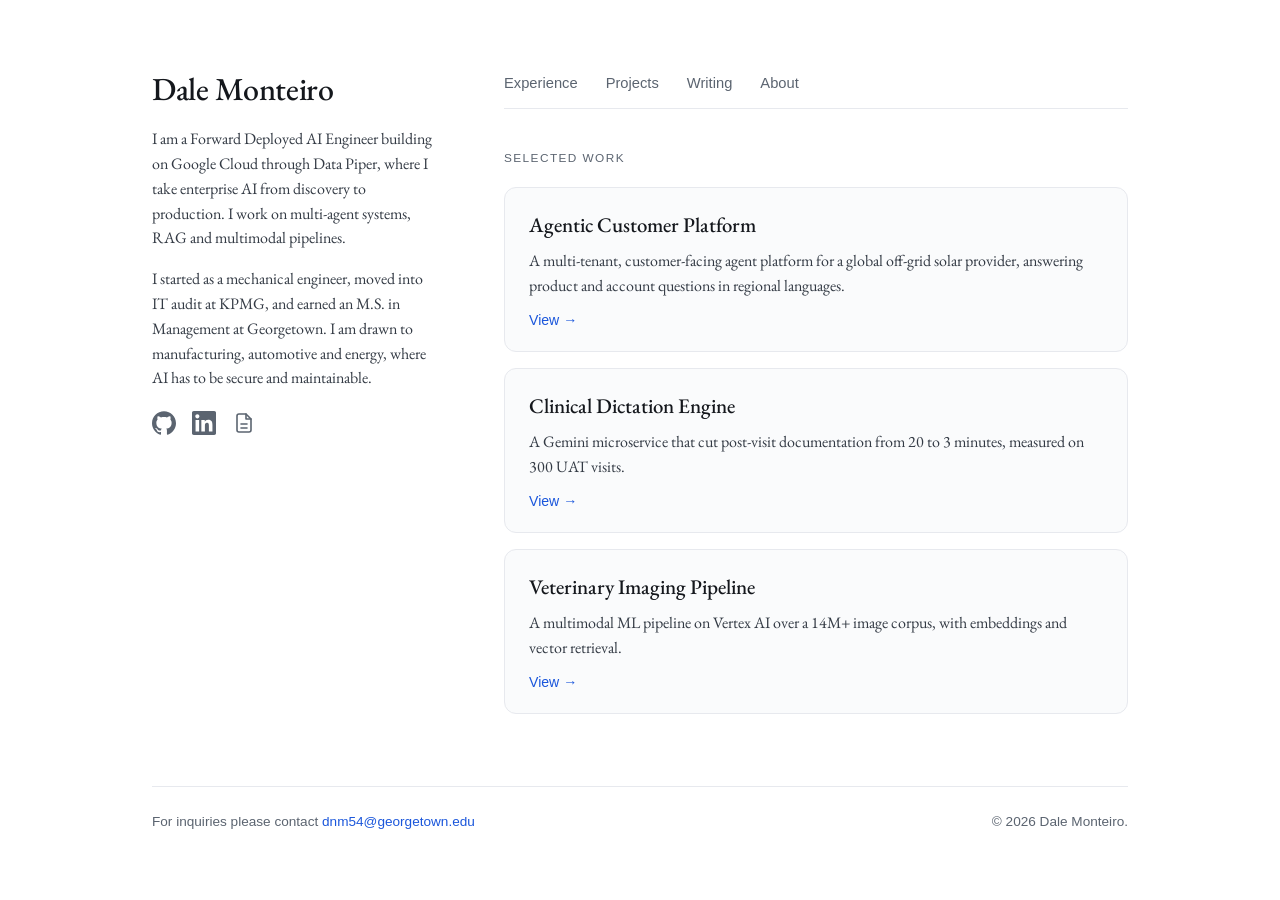
<file: index.html>
<!doctype html><html lang="en"><head><meta charset="utf-8"><meta name="viewport" content="width=device-width,initial-scale=1">
<title>Dale Monteiro | Forward Deployed AI Engineer</title><meta name="description" content="Forward Deployed AI Engineer taking enterprise AI from discovery to production on Google Cloud. Detroit, MI."><meta property="og:title" content="Dale Monteiro | Forward Deployed AI Engineer"><meta property="og:description" content="Forward Deployed AI Engineer taking enterprise AI from discovery to production on Google Cloud. Detroit, MI."><meta name="twitter:card" content="summary">
<link rel="preconnect" href="https://fonts.googleapis.com"><link rel="preconnect" href="https://fonts.gstatic.com" crossorigin><link href="https://fonts.googleapis.com/css2?family=EB+Garamond:ital,wght@0,400;0,500;1,400&display=swap" rel="stylesheet"><link rel="stylesheet" href="style.css"></head><body><div class="shell"><div class="layout"><div class="side-col"><h1 class="name">Dale Monteiro</h1><div class="bio"><p>I am a Forward Deployed AI Engineer building on Google Cloud through Data Piper, where I take enterprise AI from discovery to production. I work on multi-agent systems, RAG and multimodal pipelines.</p><p>I started as a mechanical engineer, moved into IT audit at KPMG, and earned an M.S. in Management at Georgetown. I am drawn to manufacturing, automotive and energy, where AI has to be secure and maintainable.</p></div><div class="icons"><a href="https://github.com/dm2534" aria-label="GitHub" rel="noopener"><svg viewBox="0 0 24 24" aria-hidden="true"><path d="M12 .297c-6.63 0-12 5.373-12 12 0 5.303 3.438 9.8 8.205 11.385.6.113.82-.258.82-.577 0-.285-.01-1.04-.015-2.04-3.338.724-4.042-1.61-4.042-1.61C4.422 18.07 3.633 17.7 3.633 17.7c-1.087-.744.084-.729.084-.729 1.205.084 1.838 1.236 1.838 1.236 1.07 1.835 2.809 1.305 3.495.998.108-.776.417-1.305.76-1.605-2.665-.3-5.466-1.332-5.466-5.93 0-1.31.465-2.38 1.235-3.22-.135-.303-.54-1.523.105-3.176 0 0 1.005-.322 3.3 1.23.96-.267 1.98-.399 3-.405 1.02.006 2.04.138 3 .405 2.28-1.552 3.285-1.23 3.285-1.23.645 1.653.24 2.873.12 3.176.765.84 1.23 1.91 1.23 3.22 0 4.61-2.805 5.625-5.475 5.92.42.36.81 1.096.81 2.22 0 1.606-.015 2.896-.015 3.286 0 .315.21.69.825.57C20.565 22.092 24 17.592 24 12.297c0-6.627-5.373-12-12-12"/></svg></a><a href="https://www.linkedin.com/in/dale-monteiro-90a3b4213/" aria-label="LinkedIn" rel="noopener"><svg viewBox="0 0 24 24" aria-hidden="true"><path d="M20.447 20.452h-3.554v-5.569c0-1.328-.027-3.037-1.852-3.037-1.853 0-2.136 1.445-2.136 2.939v5.667H9.351V9h3.414v1.561h.046c.477-.9 1.637-1.85 3.37-1.85 3.601 0 4.267 2.37 4.267 5.455v6.286zM5.337 7.433c-1.144 0-2.063-.926-2.063-2.065 0-1.138.92-2.063 2.063-2.063 1.14 0 2.064.925 2.064 2.063 0 1.139-.925 2.065-2.064 2.065zm1.782 13.019H3.555V9h3.564v11.452zM22.225 0H1.771C.792 0 0 .774 0 1.729v20.542C0 23.227.792 24 1.771 24h20.451C23.2 24 24 23.227 24 22.271V1.729C24 .774 23.2 0 22.222 0z"/></svg></a><a href="https://storage.googleapis.com/dalesbucket2001/Dale_Monteiro_GCP_Solutions_Architect.pdf" aria-label="Resume (PDF)" rel="noopener"><svg class="stroke" viewBox="0 0 24 24" aria-hidden="true"><path d="M14 3H7a2 2 0 0 0-2 2v14a2 2 0 0 0 2 2h10a2 2 0 0 0 2-2V8z"/><path d="M14 3v5h5M9 13h6M9 17h6"/></svg></a></div></div><main class="content"><nav class="top" aria-label="Primary"><a href="experience.html">Experience</a><a href="projects.html">Projects</a><a href="writing.html">Writing</a><a href="about.html">About</a></nav><p class="label">Selected work</p><div class="grid"><a class="card" href="projects.html#solar"><p class="t">Agentic Customer Platform</p><p class="d">A multi-tenant, customer-facing agent platform for a global off-grid solar provider, answering product and account questions in regional languages.</p><p class="v">View →</p></a><a class="card" href="projects.html#dictation"><p class="t">Clinical Dictation Engine</p><p class="d">A Gemini microservice that cut post-visit documentation from 20 to 3 minutes, measured on 300 UAT visits.</p><p class="v">View →</p></a><a class="card" href="projects.html#imaging"><p class="t">Veterinary Imaging Pipeline</p><p class="d">A multimodal ML pipeline on Vertex AI over a 14M+ image corpus, with embeddings and vector retrieval.</p><p class="v">View →</p></a></div></main></div><footer><div class="fwrap"><div>For inquiries please contact <a href="mailto:dnm54@georgetown.edu">dnm54@georgetown.edu</a><span class="who">Dale Monteiro</span></div><p>© 2026 Dale Monteiro.</p></div></footer></div></body></html>
</file>
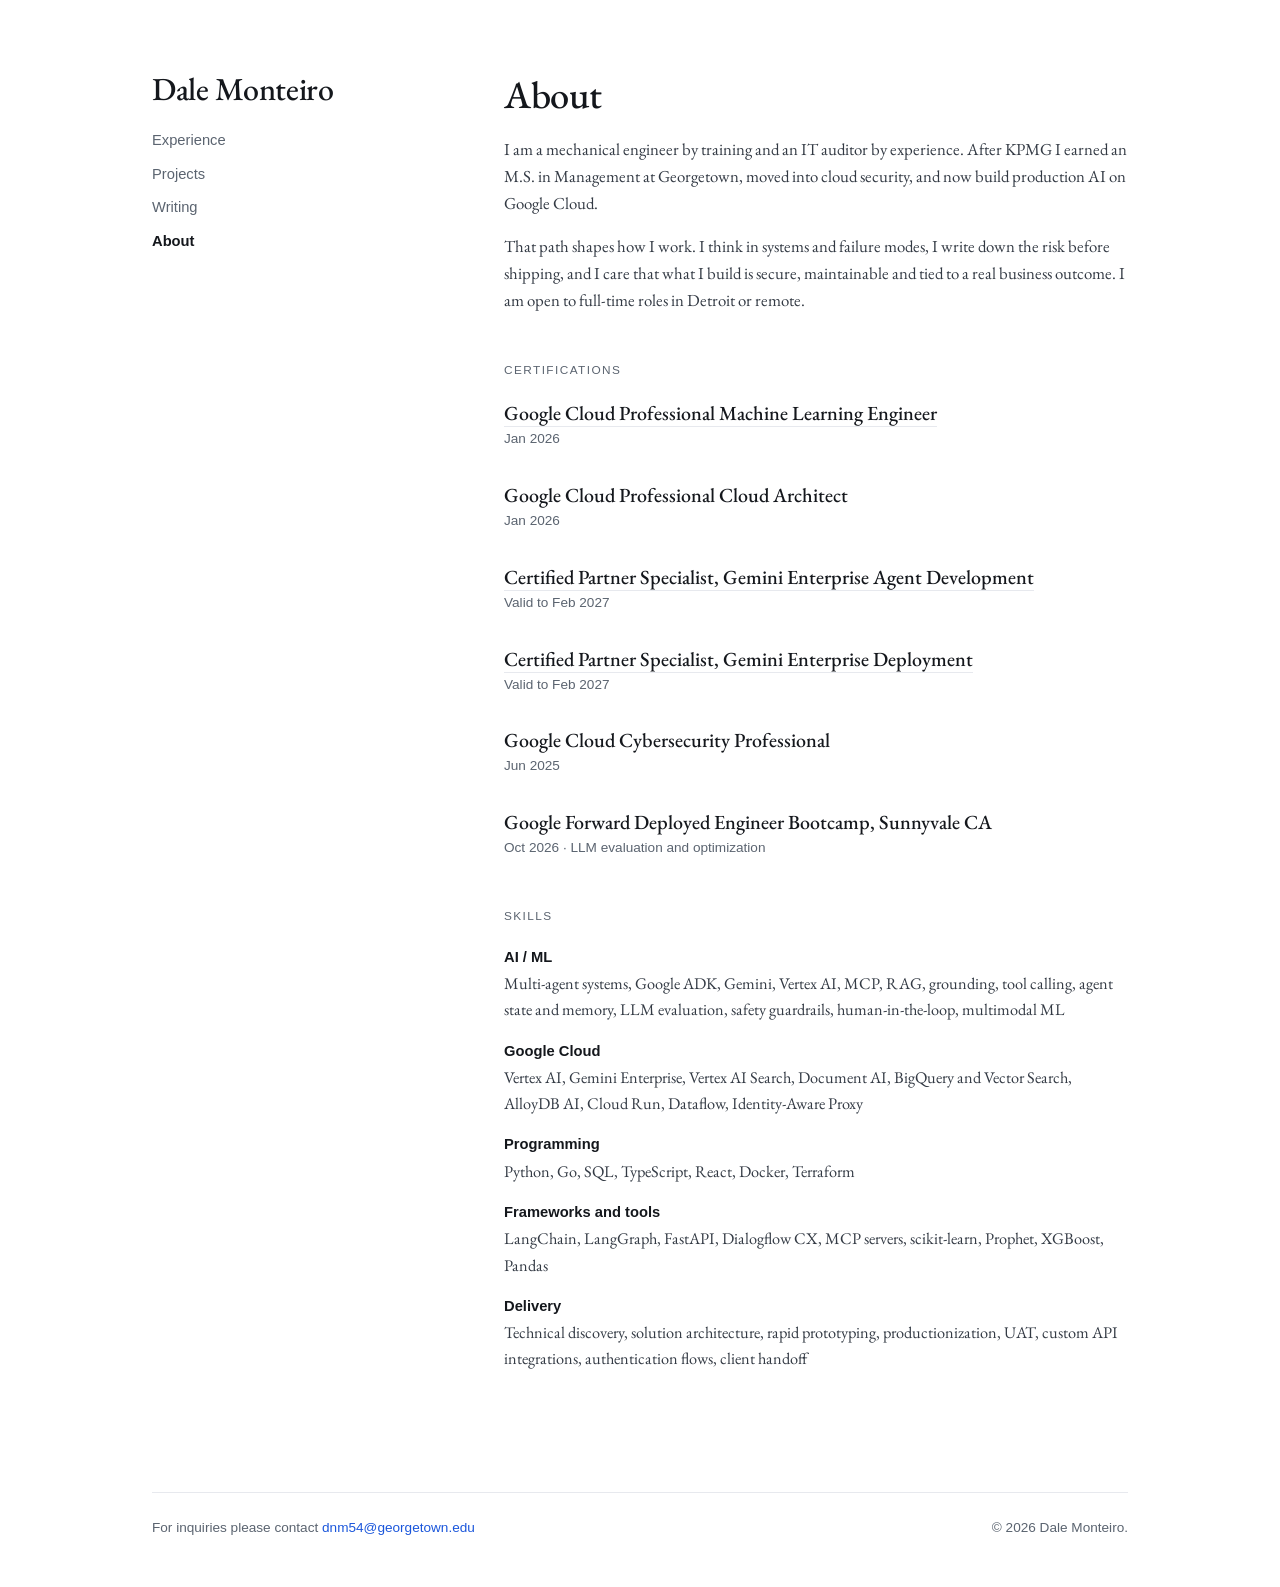
<file: about.html>
<!doctype html><html lang="en"><head><meta charset="utf-8"><meta name="viewport" content="width=device-width,initial-scale=1">
<title>About | Dale Monteiro</title><meta name="description" content="Background, certifications and skills."><meta property="og:title" content="About | Dale Monteiro"><meta property="og:description" content="Background, certifications and skills."><meta name="twitter:card" content="summary">
<link rel="preconnect" href="https://fonts.googleapis.com"><link rel="preconnect" href="https://fonts.gstatic.com" crossorigin><link href="https://fonts.googleapis.com/css2?family=EB+Garamond:ital,wght@0,400;0,500;1,400&display=swap" rel="stylesheet"><link rel="stylesheet" href="style.css"></head><body><div class="shell"><div class="layout"><div class="side-col sub"><a class="name" href="index.html">Dale Monteiro</a><nav class="side" aria-label="Primary"><a href="experience.html">Experience</a><a href="projects.html">Projects</a><a href="writing.html">Writing</a><a href="about.html" aria-current="page">About</a></nav></div><main class="content"><h2 class="title">About</h2><div class="section"><p class="note" style="margin-bottom:16px">I am a mechanical engineer by training and an IT auditor by experience. After KPMG I earned an M.S. in Management at Georgetown, moved into cloud security, and now build production AI on Google Cloud.</p><p class="note">That path shapes how I work. I think in systems and failure modes, I write down the risk before shipping, and I care that what I build is secure, maintainable and tied to a real business outcome. I am open to full-time roles in Detroit or remote.</p></div><div class="section"><p class="label">Certifications</p><div class="entry"><p class="h"><a href="https://www.credly.com/badges/50d2772a-1b6b-4be1-92cb-46161c5965e5/public_url" rel="noopener">Google Cloud Professional Machine Learning Engineer</a></p><p class="s">Jan 2026</p></div><div class="entry"><p class="h">Google Cloud Professional Cloud Architect</p><p class="s">Jan 2026</p></div><div class="entry"><p class="h"><a href="https://www.credly.com/badges/71f4bd62-76f0-4063-913e-ee15de636d87/public_url" rel="noopener">Certified Partner Specialist, Gemini Enterprise Agent Development</a></p><p class="s">Valid to Feb 2027</p></div><div class="entry"><p class="h"><a href="https://www.credly.com/badges/ceb3ca49-5632-4bd3-ab6f-faf549b9fff8/public_url" rel="noopener">Certified Partner Specialist, Gemini Enterprise Deployment</a></p><p class="s">Valid to Feb 2027</p></div><div class="entry"><p class="h">Google Cloud Cybersecurity Professional</p><p class="s">Jun 2025</p></div><div class="entry"><p class="h">Google Forward Deployed Engineer Bootcamp, Sunnyvale CA</p><p class="s">Oct 2026 · LLM evaluation and optimization</p></div></div><div class="section"><p class="label">Skills</p><dl class="kv"><dt>AI / ML</dt><dd>Multi-agent systems, Google ADK, Gemini, Vertex AI, MCP, RAG, grounding, tool calling, agent state and memory, LLM evaluation, safety guardrails, human-in-the-loop, multimodal ML</dd><dt>Google Cloud</dt><dd>Vertex AI, Gemini Enterprise, Vertex AI Search, Document AI, BigQuery and Vector Search, AlloyDB AI, Cloud Run, Dataflow, Identity-Aware Proxy</dd><dt>Programming</dt><dd>Python, Go, SQL, TypeScript, React, Docker, Terraform</dd><dt>Frameworks and tools</dt><dd>LangChain, LangGraph, FastAPI, Dialogflow CX, MCP servers, scikit-learn, Prophet, XGBoost, Pandas</dd><dt>Delivery</dt><dd>Technical discovery, solution architecture, rapid prototyping, productionization, UAT, custom API integrations, authentication flows, client handoff</dd></dl></div></main></div><footer><div class="fwrap"><div>For inquiries please contact <a href="mailto:dnm54@georgetown.edu">dnm54@georgetown.edu</a><span class="who">Dale Monteiro</span></div><p>© 2026 Dale Monteiro.</p></div></footer></div></body></html>
</file>
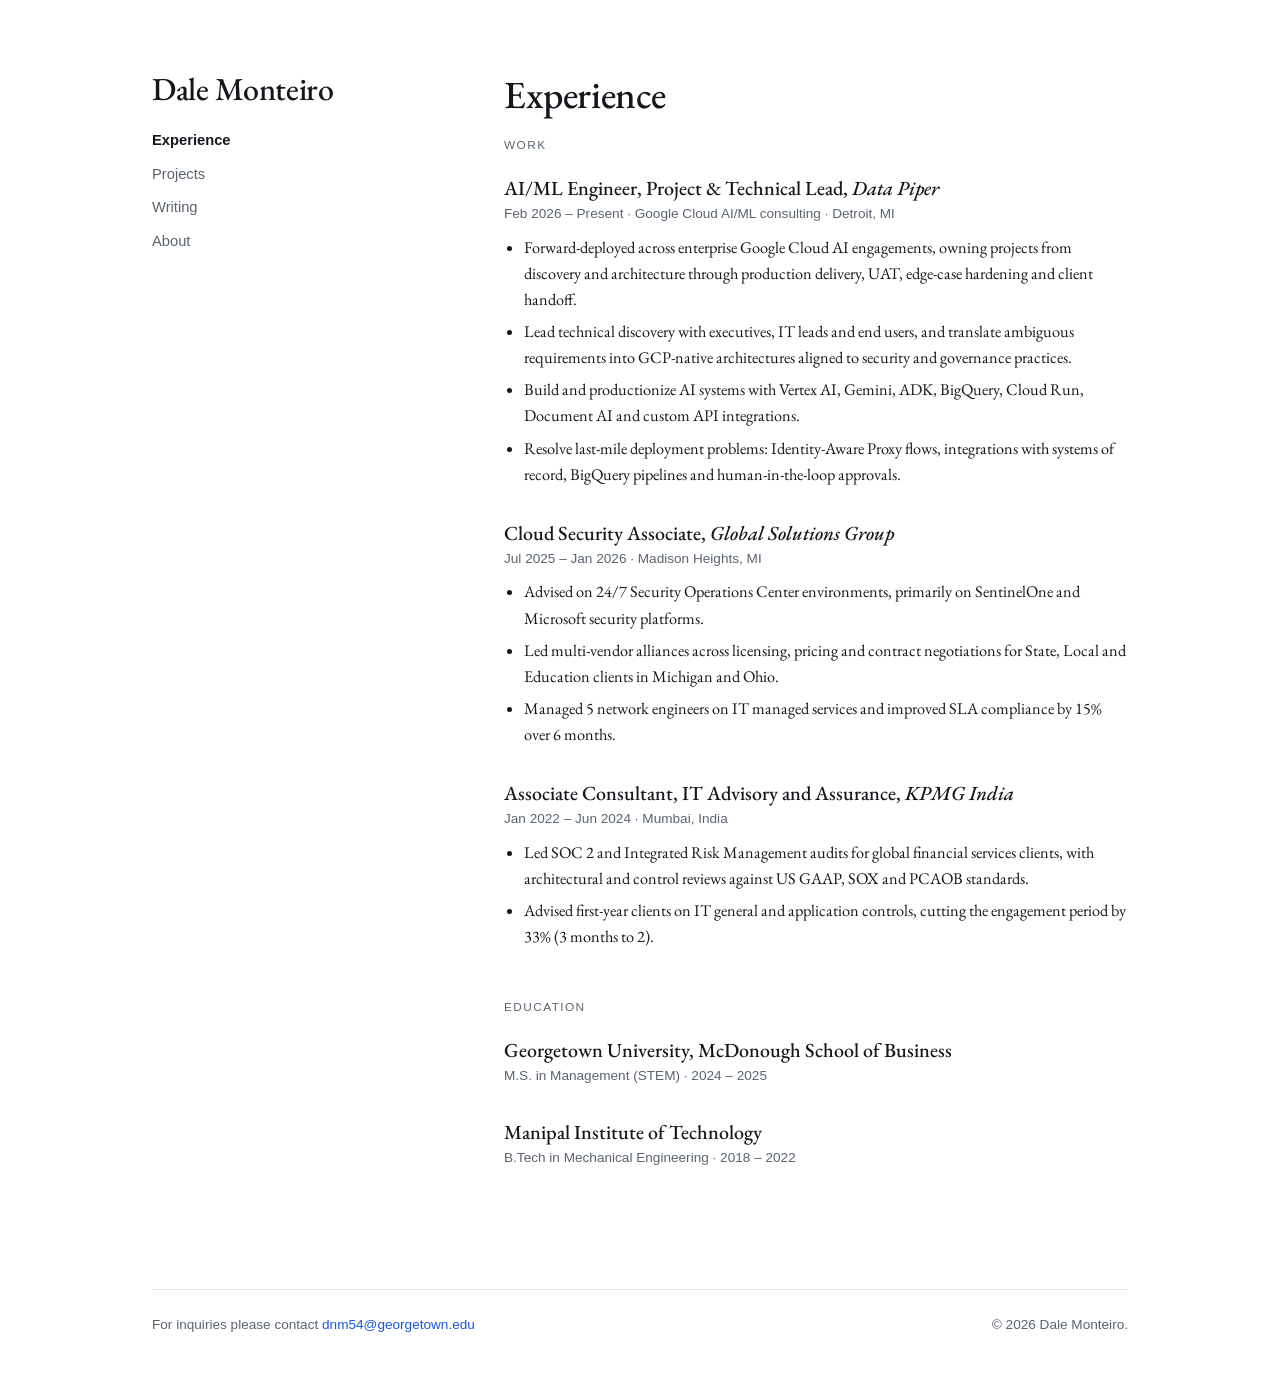
<file: experience.html>
<!doctype html><html lang="en"><head><meta charset="utf-8"><meta name="viewport" content="width=device-width,initial-scale=1">
<title>Experience | Dale Monteiro</title><meta name="description" content="Career history and education."><meta property="og:title" content="Experience | Dale Monteiro"><meta property="og:description" content="Career history and education."><meta name="twitter:card" content="summary">
<link rel="preconnect" href="https://fonts.googleapis.com"><link rel="preconnect" href="https://fonts.gstatic.com" crossorigin><link href="https://fonts.googleapis.com/css2?family=EB+Garamond:ital,wght@0,400;0,500;1,400&display=swap" rel="stylesheet"><link rel="stylesheet" href="style.css"></head><body><div class="shell"><div class="layout"><div class="side-col sub"><a class="name" href="index.html">Dale Monteiro</a><nav class="side" aria-label="Primary"><a href="experience.html" aria-current="page">Experience</a><a href="projects.html">Projects</a><a href="writing.html">Writing</a><a href="about.html">About</a></nav></div><main class="content"><h2 class="title">Experience</h2><div class="section"><p class="label">Work</p><div class="entry"><p class="h">AI/ML Engineer, Project &amp; Technical Lead, <em>Data Piper</em></p><p class="s">Feb 2026 – Present · Google Cloud AI/ML consulting · Detroit, MI</p><ul><li>Forward-deployed across enterprise Google Cloud AI engagements, owning projects from discovery and architecture through production delivery, UAT, edge-case hardening and client handoff.</li><li>Lead technical discovery with executives, IT leads and end users, and translate ambiguous requirements into GCP-native architectures aligned to security and governance practices.</li><li>Build and productionize AI systems with Vertex AI, Gemini, ADK, BigQuery, Cloud Run, Document AI and custom API integrations.</li><li>Resolve last-mile deployment problems: Identity-Aware Proxy flows, integrations with systems of record, BigQuery pipelines and human-in-the-loop approvals.</li></ul></div><div class="entry"><p class="h">Cloud Security Associate, <em>Global Solutions Group</em></p><p class="s">Jul 2025 – Jan 2026 · Madison Heights, MI</p><ul><li>Advised on 24/7 Security Operations Center environments, primarily on SentinelOne and Microsoft security platforms.</li><li>Led multi-vendor alliances across licensing, pricing and contract negotiations for State, Local and Education clients in Michigan and Ohio.</li><li>Managed 5 network engineers on IT managed services and improved SLA compliance by 15% over 6 months.</li></ul></div><div class="entry"><p class="h">Associate Consultant, IT Advisory and Assurance, <em>KPMG India</em></p><p class="s">Jan 2022 – Jun 2024 · Mumbai, India</p><ul><li>Led SOC 2 and Integrated Risk Management audits for global financial services clients, with architectural and control reviews against US GAAP, SOX and PCAOB standards.</li><li>Advised first-year clients on IT general and application controls, cutting the engagement period by 33% (3 months to 2).</li></ul></div></div><div class="section"><p class="label">Education</p><div class="entry"><p class="h">Georgetown University, McDonough School of Business</p><p class="s">M.S. in Management (STEM) · 2024 – 2025</p></div><div class="entry"><p class="h">Manipal Institute of Technology</p><p class="s">B.Tech in Mechanical Engineering · 2018 – 2022</p></div></div></main></div><footer><div class="fwrap"><div>For inquiries please contact <a href="mailto:dnm54@georgetown.edu">dnm54@georgetown.edu</a><span class="who">Dale Monteiro</span></div><p>© 2026 Dale Monteiro.</p></div></footer></div></body></html>
</file>
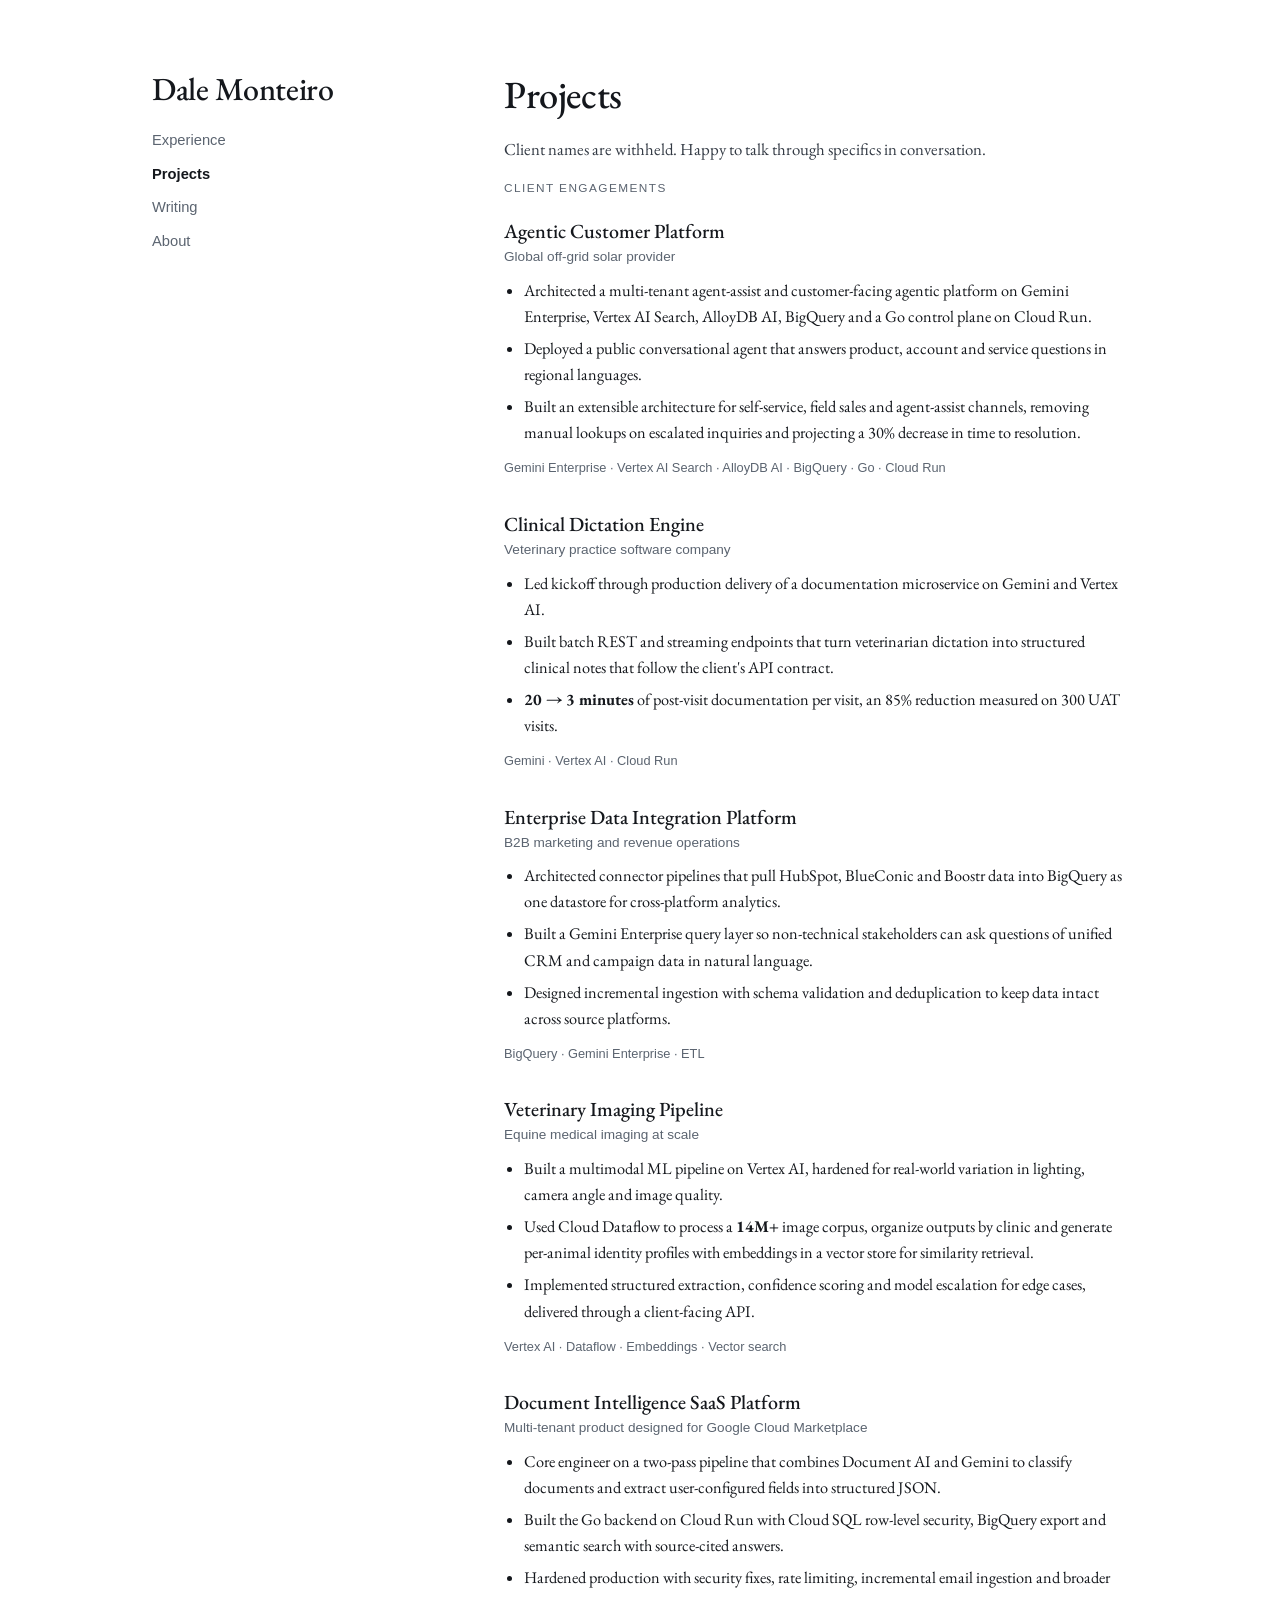
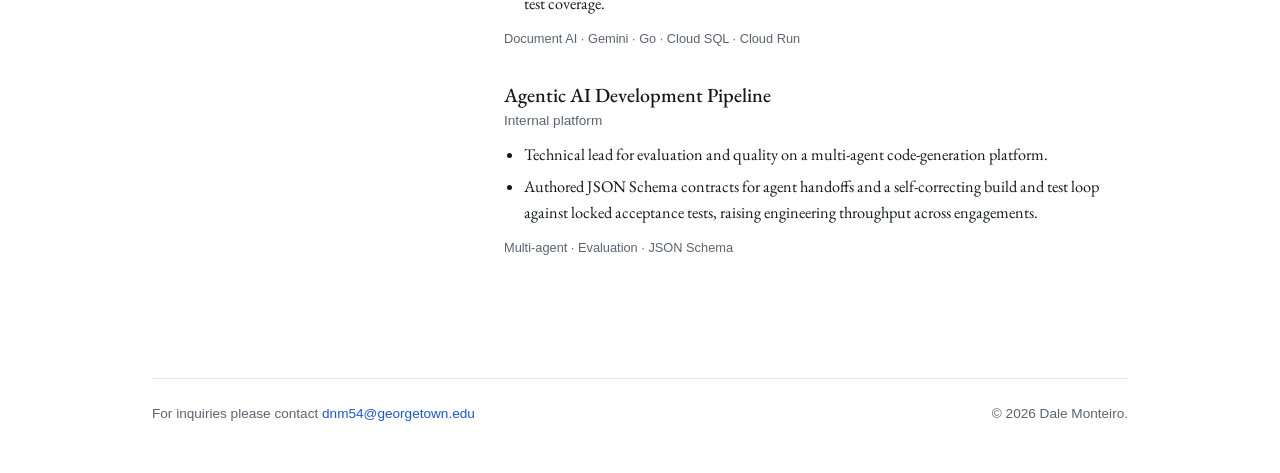
<file: projects.html>
<!doctype html><html lang="en"><head><meta charset="utf-8"><meta name="viewport" content="width=device-width,initial-scale=1">
<title>Projects | Dale Monteiro</title><meta name="description" content="Selected client engagements and platform builds on Google Cloud. Client names withheld."><meta property="og:title" content="Projects | Dale Monteiro"><meta property="og:description" content="Selected client engagements and platform builds on Google Cloud. Client names withheld."><meta name="twitter:card" content="summary">
<link rel="preconnect" href="https://fonts.googleapis.com"><link rel="preconnect" href="https://fonts.gstatic.com" crossorigin><link href="https://fonts.googleapis.com/css2?family=EB+Garamond:ital,wght@0,400;0,500;1,400&display=swap" rel="stylesheet"><link rel="stylesheet" href="style.css"></head><body><div class="shell"><div class="layout"><div class="side-col sub"><a class="name" href="index.html">Dale Monteiro</a><nav class="side" aria-label="Primary"><a href="experience.html">Experience</a><a href="projects.html" aria-current="page">Projects</a><a href="writing.html">Writing</a><a href="about.html">About</a></nav></div><main class="content"><h2 class="title">Projects</h2><p class="note">Client names are withheld. Happy to talk through specifics in conversation.</p><div class="section"><p class="label">Client engagements</p><div class="entry" id="solar"><p class="h">Agentic Customer Platform</p><p class="s">Global off-grid solar provider</p><ul><li>Architected a multi-tenant agent-assist and customer-facing agentic platform on Gemini Enterprise, Vertex AI Search, AlloyDB AI, BigQuery and a Go control plane on Cloud Run.</li><li>Deployed a public conversational agent that answers product, account and service questions in regional languages.</li><li>Built an extensible architecture for self-service, field sales and agent-assist channels, removing manual lookups on escalated inquiries and projecting a 30% decrease in time to resolution.</li></ul><p class="stack">Gemini Enterprise · Vertex AI Search · AlloyDB AI · BigQuery · Go · Cloud Run</p></div><div class="entry" id="dictation"><p class="h">Clinical Dictation Engine</p><p class="s">Veterinary practice software company</p><ul><li>Led kickoff through production delivery of a documentation microservice on Gemini and Vertex AI.</li><li>Built batch REST and streaming endpoints that turn veterinarian dictation into structured clinical notes that follow the client's API contract.</li><li><b>20 → 3 minutes</b> of post-visit documentation per visit, an 85% reduction measured on 300 UAT visits.</li></ul><p class="stack">Gemini · Vertex AI · Cloud Run</p></div><div class="entry" id="data"><p class="h">Enterprise Data Integration Platform</p><p class="s">B2B marketing and revenue operations</p><ul><li>Architected connector pipelines that pull HubSpot, BlueConic and Boostr data into BigQuery as one datastore for cross-platform analytics.</li><li>Built a Gemini Enterprise query layer so non-technical stakeholders can ask questions of unified CRM and campaign data in natural language.</li><li>Designed incremental ingestion with schema validation and deduplication to keep data intact across source platforms.</li></ul><p class="stack">BigQuery · Gemini Enterprise · ETL</p></div><div class="entry" id="imaging"><p class="h">Veterinary Imaging Pipeline</p><p class="s">Equine medical imaging at scale</p><ul><li>Built a multimodal ML pipeline on Vertex AI, hardened for real-world variation in lighting, camera angle and image quality.</li><li>Used Cloud Dataflow to process a <b>14M+</b> image corpus, organize outputs by clinic and generate per-animal identity profiles with embeddings in a vector store for similarity retrieval.</li><li>Implemented structured extraction, confidence scoring and model escalation for edge cases, delivered through a client-facing API.</li></ul><p class="stack">Vertex AI · Dataflow · Embeddings · Vector search</p></div><div class="entry" id="docs"><p class="h">Document Intelligence SaaS Platform</p><p class="s">Multi-tenant product designed for Google Cloud Marketplace</p><ul><li>Core engineer on a two-pass pipeline that combines Document AI and Gemini to classify documents and extract user-configured fields into structured JSON.</li><li>Built the Go backend on Cloud Run with Cloud SQL row-level security, BigQuery export and semantic search with source-cited answers.</li><li>Hardened production with security fixes, rate limiting, incremental email ingestion and broader test coverage.</li></ul><p class="stack">Document AI · Gemini · Go · Cloud SQL · Cloud Run</p></div><div class="entry" id="factory"><p class="h">Agentic AI Development Pipeline</p><p class="s">Internal platform</p><ul><li>Technical lead for evaluation and quality on a multi-agent code-generation platform.</li><li>Authored JSON Schema contracts for agent handoffs and a self-correcting build and test loop against locked acceptance tests, raising engineering throughput across engagements.</li></ul><p class="stack">Multi-agent · Evaluation · JSON Schema</p></div></div></main></div><footer><div class="fwrap"><div>For inquiries please contact <a href="mailto:dnm54@georgetown.edu">dnm54@georgetown.edu</a><span class="who">Dale Monteiro</span></div><p>© 2026 Dale Monteiro.</p></div></footer></div></body></html>
</file>
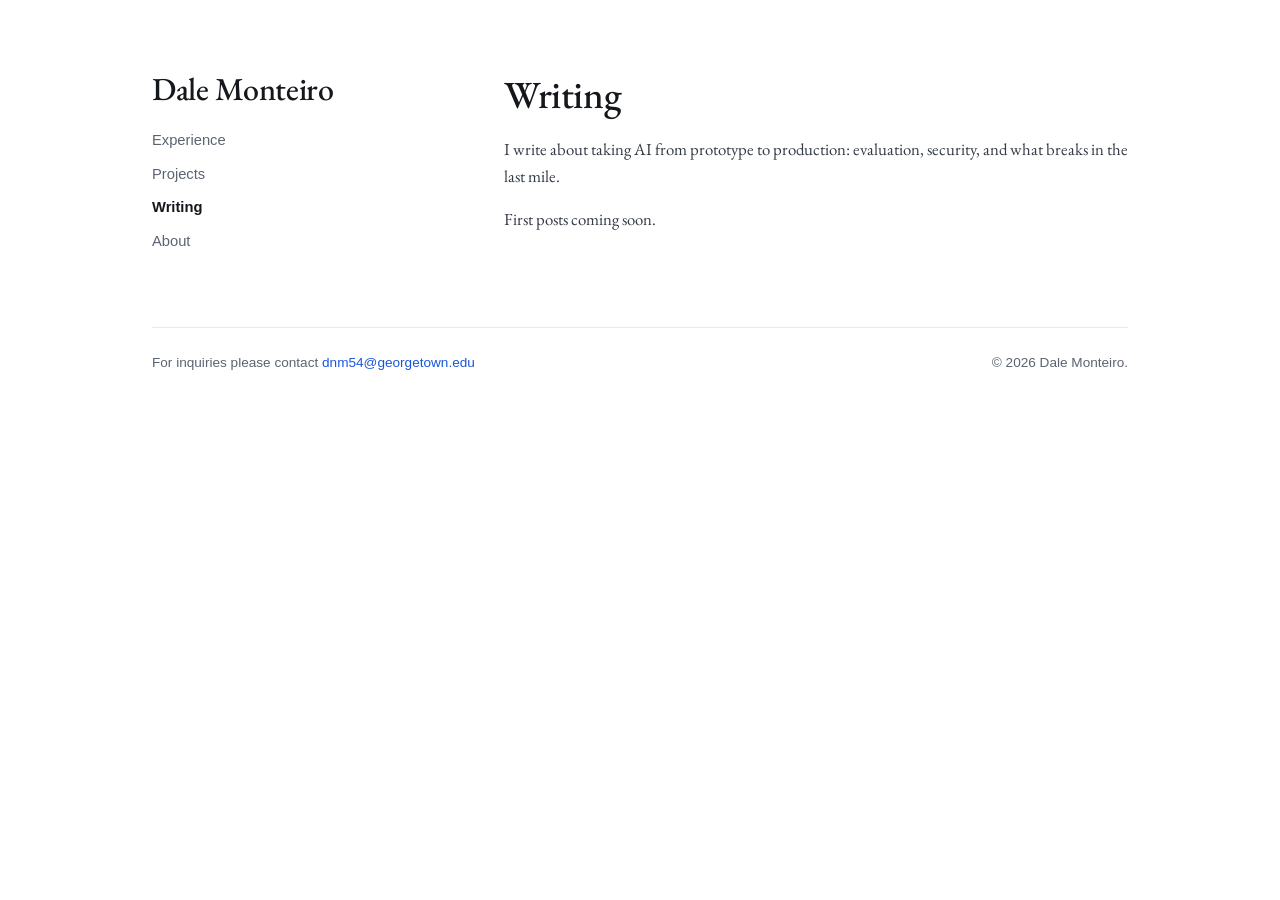
<file: writing.html>
<!doctype html><html lang="en"><head><meta charset="utf-8"><meta name="viewport" content="width=device-width,initial-scale=1">
<title>Writing | Dale Monteiro</title><meta name="description" content="Notes on production AI, evaluation and enterprise delivery."><meta property="og:title" content="Writing | Dale Monteiro"><meta property="og:description" content="Notes on production AI, evaluation and enterprise delivery."><meta name="twitter:card" content="summary">
<link rel="preconnect" href="https://fonts.googleapis.com"><link rel="preconnect" href="https://fonts.gstatic.com" crossorigin><link href="https://fonts.googleapis.com/css2?family=EB+Garamond:ital,wght@0,400;0,500;1,400&display=swap" rel="stylesheet"><link rel="stylesheet" href="style.css"></head><body><div class="shell"><div class="layout"><div class="side-col sub"><a class="name" href="index.html">Dale Monteiro</a><nav class="side" aria-label="Primary"><a href="experience.html">Experience</a><a href="projects.html">Projects</a><a href="writing.html" aria-current="page">Writing</a><a href="about.html">About</a></nav></div><main class="content"><h2 class="title">Writing</h2><p class="note">I write about taking AI from prototype to production: evaluation, security, and what breaks in the last mile.</p><p class="note">First posts coming soon.</p></main></div><footer><div class="fwrap"><div>For inquiries please contact <a href="mailto:dnm54@georgetown.edu">dnm54@georgetown.edu</a><span class="who">Dale Monteiro</span></div><p>© 2026 Dale Monteiro.</p></div></footer></div></body></html>
</file>
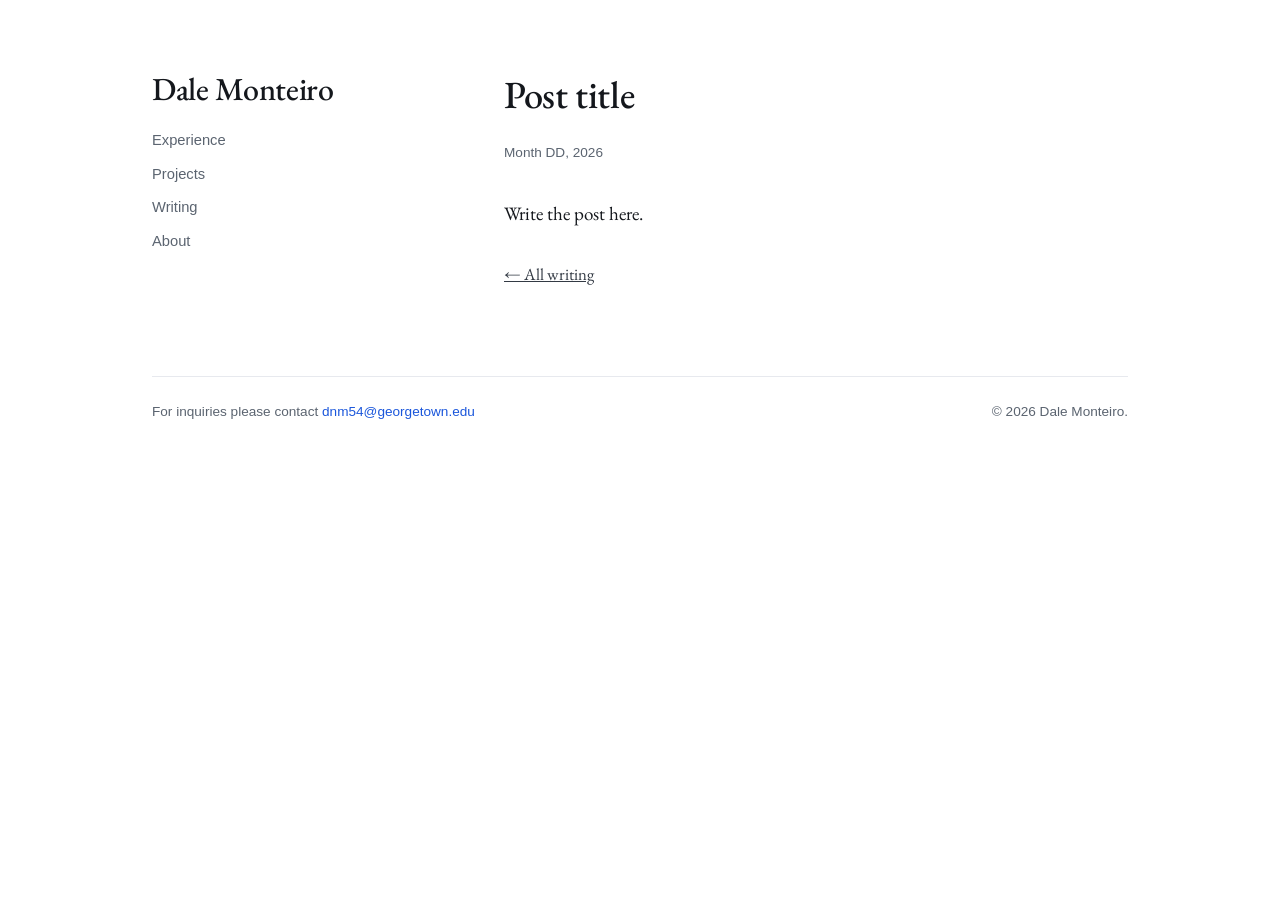
<file: posts/template.html>
<!doctype html><html lang="en"><head><meta charset="utf-8"><meta name="viewport" content="width=device-width,initial-scale=1">
<title>Post title | Dale Monteiro</title><meta name="description" content="One-sentence summary of the post."><meta property="og:title" content="Post title | Dale Monteiro"><meta property="og:description" content="One-sentence summary of the post."><meta name="twitter:card" content="summary"><meta name="robots" content="noindex">
<link rel="preconnect" href="https://fonts.googleapis.com"><link rel="preconnect" href="https://fonts.gstatic.com" crossorigin><link href="https://fonts.googleapis.com/css2?family=EB+Garamond:ital,wght@0,400;0,500;1,400&display=swap" rel="stylesheet"><link rel="stylesheet" href="../style.css"></head><body><div class="shell"><div class="layout"><div class="side-col sub"><a class="name" href="../index.html">Dale Monteiro</a><nav class="side" aria-label="Primary"><a href="../experience.html">Experience</a><a href="../projects.html">Projects</a><a href="../writing.html">Writing</a><a href="../about.html">About</a></nav></div><main class="content"><h2 class="title">Post title</h2><p class="entry"><span class="s">Month DD, 2026</span></p><div class="entry"><p class="d">Write the post here.</p></div><p class="note"><a href="../writing.html">← All writing</a></p></main></div><footer><div class="fwrap"><div>For inquiries please contact <a href="mailto:dnm54@georgetown.edu">dnm54@georgetown.edu</a><span class="who">Dale Monteiro</span></div><p>© 2026 Dale Monteiro.</p></div></footer></div></body></html>
</file>
<file: style.css>
:root{
  --bg:#ffffff; --fg:#14171c; --muted:#5b6470; --line:#e7e9ee; --accent:#1a56db; --card:#fafbfc;
  --serif:"EB Garamond","Iowan Old Style",Georgia,serif;
  --sans:"Inter",-apple-system,"Segoe UI",Roboto,sans-serif;
}
*{box-sizing:border-box}
html{-webkit-text-size-adjust:100%}
body{margin:0;background:var(--bg);color:var(--fg);font-family:var(--serif);font-size:19px;line-height:1.6;-webkit-font-smoothing:antialiased}
a{color:inherit}
p{margin:0 0 16px}
img,svg{max-width:100%}

/* page frame */
.shell{max-width:1040px;margin:0 auto;padding:0 32px}
.layout{display:grid;grid-template-columns:280px minmax(0,1fr);gap:72px;padding:72px 0 48px;align-items:start}
.side-col{position:sticky;top:48px}

/* sidebar */
.name{display:block;font-family:var(--serif);font-weight:500;font-size:2rem;line-height:1.1;letter-spacing:-.01em;margin:0 0 20px;text-decoration:none;color:var(--fg)}
.bio p{font-size:1rem;line-height:1.55;color:#333a44}
.icons{display:flex;gap:16px;margin-top:20px}
.icons a{display:inline-flex;width:24px;height:24px;color:var(--muted);transition:color .15s}
.icons a:hover{color:var(--accent)}
.icons svg{width:24px;height:24px;fill:currentColor;flex:none}
.icons svg.stroke{fill:none;stroke:currentColor;stroke-width:1.6;stroke-linecap:round;stroke-linejoin:round}
nav.side{display:flex;flex-direction:column;gap:6px;font-family:var(--sans);font-size:.92rem}
nav.side a{color:var(--muted);text-decoration:none;padding:2px 0}
nav.side a:hover{color:var(--fg)}
nav.side a[aria-current="page"]{color:var(--fg);font-weight:600}

/* content */
.content{min-width:0}
nav.top{display:flex;gap:28px;font-family:var(--sans);font-size:.92rem;margin:0 0 40px;border-bottom:1px solid var(--line);padding-bottom:12px}
nav.top a{color:var(--muted);text-decoration:none;font-weight:500}
nav.top a:hover{color:var(--fg)}
.title{font-family:var(--serif);font-weight:500;font-size:2.4rem;line-height:1.15;letter-spacing:-.01em;margin:0 0 20px}
.label{font-family:var(--sans);font-size:.74rem;letter-spacing:.12em;text-transform:uppercase;color:var(--muted);margin:0 0 20px}
.section{margin:0 0 48px}
.note{font-size:1.05rem;color:#333a44}

/* entries */
.entry{margin:0 0 32px}
.entry .h{font-size:1.25rem;font-weight:500;line-height:1.3;margin:0 0 2px}
.entry .h a{text-decoration:none;border-bottom:1px solid var(--line)}
.entry .h a:hover{border-bottom-color:var(--accent);color:var(--accent)}
.entry .s{font-family:var(--sans);font-size:.85rem;color:var(--muted);margin:0 0 10px}
.entry ul{padding-left:20px;margin:0 0 12px}
.entry li{margin-bottom:6px;font-size:1.02rem}
.stack{font-family:var(--sans);font-size:.8rem;color:var(--muted);margin:0}
dl.kv{margin:0}
dl.kv dt{font-family:var(--sans);font-weight:600;font-size:.92rem;margin-top:16px}
dl.kv dd{margin:2px 0 0;font-size:1.02rem;color:#333a44}

/* home cards */
.grid{display:grid;gap:16px}
.card{display:block;border:1px solid var(--line);border-radius:12px;padding:20px 24px;background:var(--card);text-decoration:none;transition:border-color .15s,transform .15s}
.card:hover{border-color:#c5cad3;transform:translateY(-1px)}
.card .t{font-size:1.3rem;font-weight:500;margin:0 0 6px}
.card .d{font-size:1rem;color:#333a44;margin:0 0 10px}
.card .v{font-family:var(--sans);font-size:.88rem;font-weight:500;color:var(--accent);margin:0}

/* footer */
footer{margin-top:24px;border-top:1px solid var(--line)}
.fwrap{display:flex;justify-content:space-between;flex-wrap:wrap;gap:8px;padding:24px 0 48px;font-family:var(--sans);font-size:.85rem;color:var(--muted)}
.fwrap p{margin:0}
.fwrap a{color:var(--accent);text-decoration:none}
.who{display:none}

a:focus-visible{outline:2px solid var(--accent);outline-offset:3px;border-radius:3px}

@media (max-width:820px){
  .shell{padding:0 20px}
  .layout{grid-template-columns:1fr;gap:32px;padding:40px 0 32px}
  .side-col{position:static}
  nav.side{flex-direction:row;flex-wrap:wrap;gap:6px 20px}
  nav.top{gap:20px;overflow-x:auto;white-space:nowrap}
}
</file>
